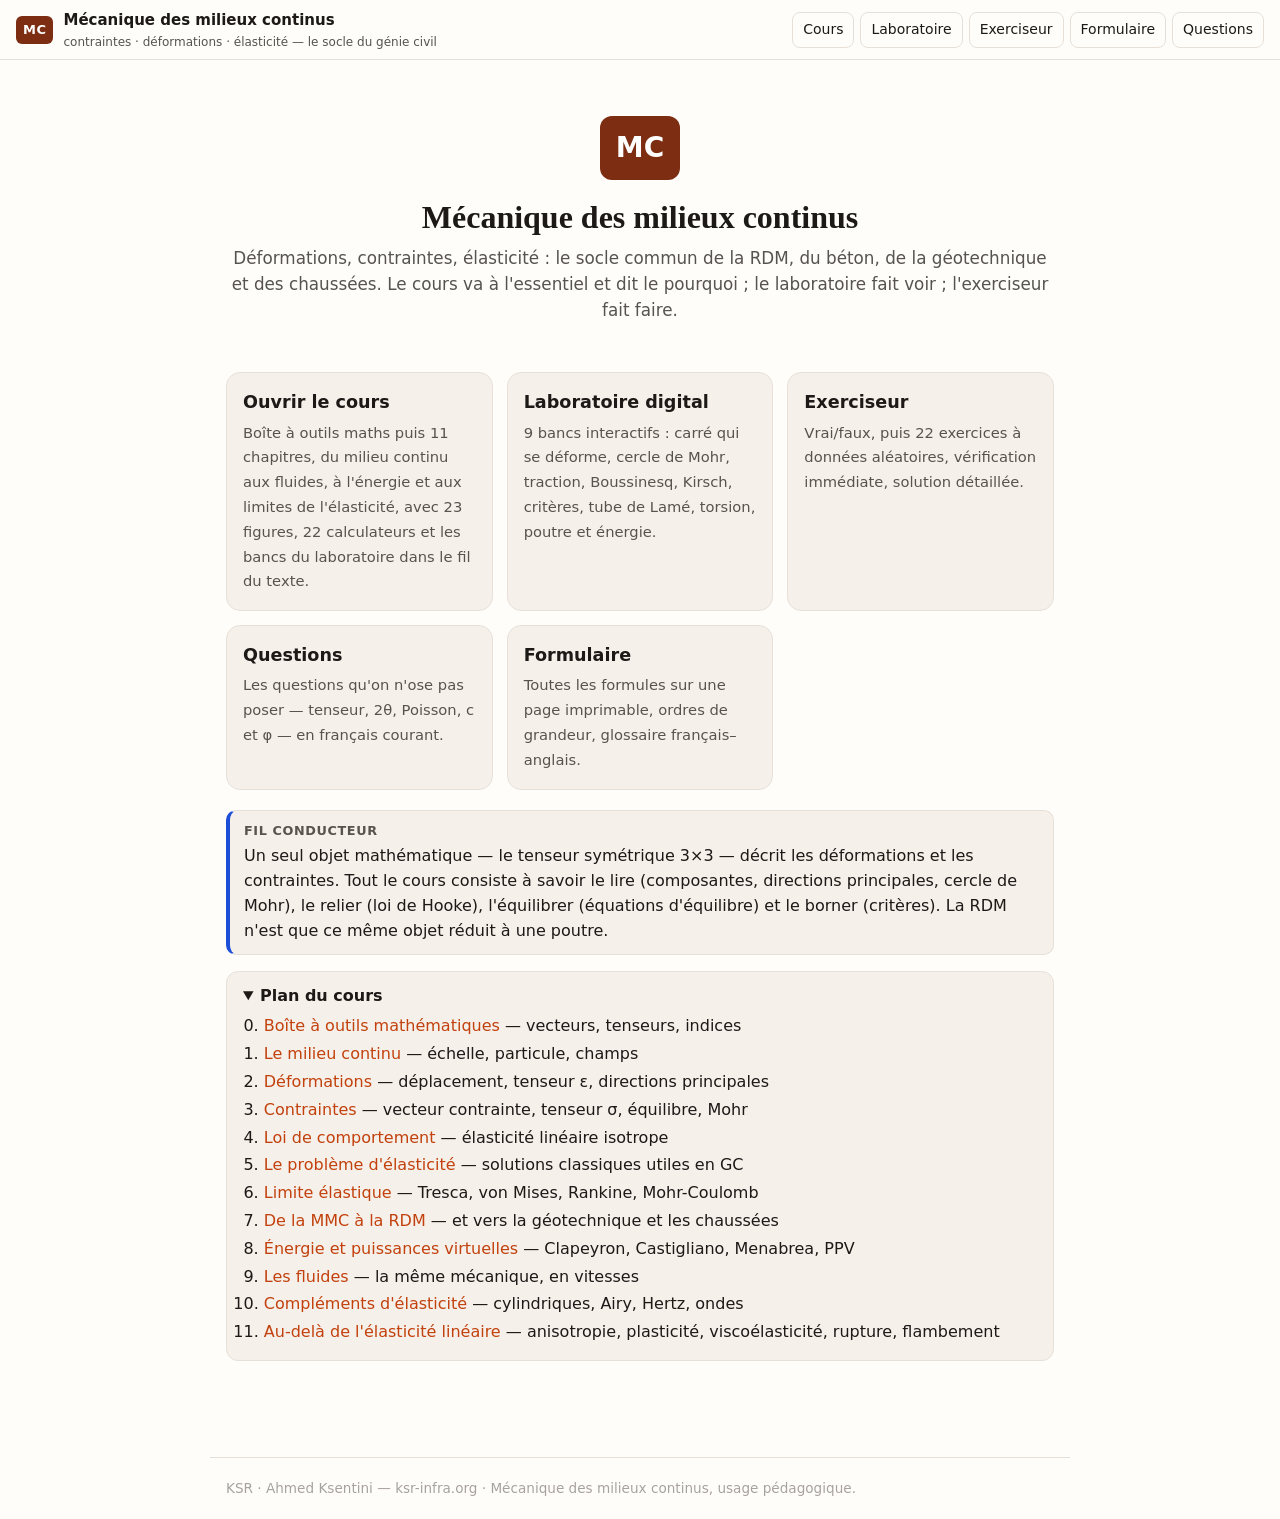
<file: index.html>
<!doctype html>
<html lang="fr">
<head>
<meta charset="utf-8">
<meta name="viewport" content="width=device-width,initial-scale=1,viewport-fit=cover">
<meta name="description" content="Mécanique des milieux continus pour le génie civil — cours progressif, laboratoire digital interactif, exerciseur">
<meta name="theme-color" content="#7c2d12">
<title>MMC — Mécanique des milieux continus</title>
<link rel="stylesheet" href="css/style.css">
</head>
<body>
<header class="top"></header>
<main>
  <div class="hero">
    <span class="badge" style="background:var(--accent);color:#fff;font-weight:700;display:inline-block">MC</span>
    <h1>Mécanique des milieux continus</h1>
    <p class="lead">Déformations, contraintes, élasticité : le socle commun de la RDM, du béton, de la géotechnique et des chaussées. Le cours va à l'essentiel et dit le pourquoi ; le laboratoire fait voir ; l'exerciseur fait faire.</p>
  </div>
  <div class="cards">
    <a class="card" href="cours.html"><b>Ouvrir le cours</b><span>Boîte à outils maths puis 11 chapitres, du milieu continu aux fluides, à l'énergie et aux limites de l'élasticité, avec 23 figures, 22 calculateurs et les bancs du laboratoire dans le fil du texte.</span></a>
    <a class="card" href="labo.html"><b>Laboratoire digital</b><span>9 bancs interactifs : carré qui se déforme, cercle de Mohr, traction, Boussinesq, Kirsch, critères, tube de Lamé, torsion, poutre et énergie.</span></a>
    <a class="card" href="exerciseur.html"><b>Exerciseur</b><span>Vrai/faux, puis 22 exercices à données aléatoires, vérification immédiate, solution détaillée.</span></a>
    <a class="card" href="questions.html"><b>Questions</b><span>Les questions qu'on n'ose pas poser — tenseur, 2θ, Poisson, c et φ — en français courant.</span></a>
    <a class="card" href="formulaire.html"><b>Formulaire</b><span>Toutes les formules sur une page imprimable, ordres de grandeur, glossaire français–anglais.</span></a>
  </div>
  <div class="box bridge"><b class="t">Fil conducteur</b>
    Un seul objet mathématique — le tenseur symétrique 3×3 — décrit les déformations et les contraintes. Tout le cours consiste à savoir le lire (composantes, directions principales, cercle de Mohr), le relier (loi de Hooke), l'équilibrer (équations d'équilibre) et le borner (critères). La RDM n'est que ce même objet réduit à une poutre.
  </div>
  <div class="toc"><details open><summary>Plan du cours</summary>
    <ol>
      <li value="0"><a href="cours.html#ch0b">Boîte à outils mathématiques</a> — vecteurs, tenseurs, indices</li>
      <li><a href="cours.html#ch1">Le milieu continu</a> — échelle, particule, champs</li>
      <li><a href="cours.html#ch2">Déformations</a> — déplacement, tenseur ε, directions principales</li>
      <li><a href="cours.html#ch3">Contraintes</a> — vecteur contrainte, tenseur σ, équilibre, Mohr</li>
      <li><a href="cours.html#ch4">Loi de comportement</a> — élasticité linéaire isotrope</li>
      <li><a href="cours.html#ch5">Le problème d'élasticité</a> — solutions classiques utiles en GC</li>
      <li><a href="cours.html#ch6">Limite élastique</a> — Tresca, von Mises, Rankine, Mohr-Coulomb</li>
      <li><a href="cours.html#ch7">De la MMC à la RDM</a> — et vers la géotechnique et les chaussées</li>
      <li><a href="cours.html#ch8">Énergie et puissances virtuelles</a> — Clapeyron, Castigliano, Menabrea, PPV</li>
      <li><a href="cours.html#ch9">Les fluides</a> — la même mécanique, en vitesses</li>
      <li><a href="cours.html#ch10">Compléments d'élasticité</a> — cylindriques, Airy, Hertz, ondes</li>
      <li><a href="cours.html#ch11">Au-delà de l'élasticité linéaire</a> — anisotropie, plasticité, viscoélasticité, rupture, flambement</li>
    </ol></details>
  </div>
</main>
<footer>KSR · Ahmed Ksentini — ksr-infra.org · Mécanique des milieux continus, usage pédagogique.</footer>
<script src="js/common.js"></script>
<script>MMC.nav('index.html');</script>
</body>
</html>
</file>
<file: css/style.css>
:root{
  --accent:#7c2d12;--accent-2:#c2410c;--accent-soft:#fff7ed;--accent-line:#fdba74;
  --ink:#1c1917;--ink-2:#57534e;--ink-3:#a8a29e;--bg:#fffdfa;--bg-2:#f5f0ea;--line:#e7e0d8;
  --ok:#15803d;--ok-soft:#dcfce7;--ko:#b91c1c;--ko-soft:#fee2e2;--info:#1d4ed8;--info-soft:#dbeafe;
  --sig:#0e7490;--eps:#15803d;--mono:ui-monospace,SFMono-Regular,Menlo,Consolas,monospace;
  --serif:Georgia,"Times New Roman",serif;--sans:system-ui,-apple-system,"Segoe UI",Roboto,sans-serif;
}
@media (prefers-color-scheme:dark){:root:not([data-theme=light]){
  --accent:#fdba74;--accent-2:#fb923c;--accent-soft:#2a1a10;--accent-line:#7c2d12;
  --ink:#f5f0ea;--ink-2:#c9c0b6;--ink-3:#8a8178;--bg:#171412;--bg-2:#211c18;--line:#3a322c;
  --ok:#4ade80;--ok-soft:#14321f;--ko:#f87171;--ko-soft:#3a1616;--info:#93c5fd;--info-soft:#172554;
  --sig:#67e8f9;--eps:#86efac;}}
*{box-sizing:border-box}
html{-webkit-text-size-adjust:100%}
body{margin:0;background:var(--bg);color:var(--ink);font-family:var(--sans);line-height:1.55;font-size:16px}
a{color:var(--accent-2);text-decoration:none}a:hover{text-decoration:underline}
header.top{position:sticky;top:0;z-index:20;background:var(--bg);border-bottom:1px solid var(--line);display:flex;align-items:center;gap:12px;padding:8px 16px}
.brand{display:flex;align-items:center;gap:10px;color:var(--ink)}
.brand .badge{background:var(--accent);color:#fff;font-weight:700;font-size:13px;letter-spacing:.5px;padding:4px 7px;border-radius:6px}
.brand b{font-size:15px}.brand small{display:block;color:var(--ink-2);font-size:12px;font-weight:400}
nav.links{margin-left:auto;display:flex;gap:6px;flex-wrap:wrap}
nav.links a{padding:6px 10px;border:1px solid var(--line);border-radius:8px;font-size:14px;color:var(--ink)}
nav.links a.on,nav.links a:hover{background:var(--accent-soft);border-color:var(--accent-line);text-decoration:none}
main{max-width:860px;margin:0 auto;padding:16px 16px 80px}
h1{font-family:var(--serif);font-weight:600;font-size:2rem;line-height:1.15;margin:.6em 0 .2em}
h2{font-family:var(--serif);font-weight:600;font-size:1.55rem;margin:2.2em 0 .5em;padding-top:.6em;border-top:2px solid var(--accent-line)}
h3{font-size:1.12rem;margin:1.6em 0 .4em;color:var(--accent)}
h4{font-size:1rem;margin:1.1em 0 .3em}
p{margin:.55em 0}
.lead{color:var(--ink-2);font-size:1.05rem}
.toc{background:var(--bg-2);border:1px solid var(--line);border-radius:12px;padding:12px 16px;margin:16px 0}
.toc ol{margin:6px 0 0;padding-left:1.3em}.toc li{margin:3px 0}
.toc summary{cursor:pointer;font-weight:600}
.box{border:1px solid var(--line);border-left:4px solid var(--accent);background:var(--bg-2);border-radius:10px;padding:10px 14px;margin:14px 0}
.box.key{border-left-color:var(--ok)}.box.warn{border-left-color:var(--ko)}.box.bridge{border-left-color:var(--info)}
.box b.t{display:block;font-size:.8rem;text-transform:uppercase;letter-spacing:.6px;color:var(--ink-2);margin-bottom:4px}
.formula{text-align:center;margin:10px 0;padding:8px 6px;background:var(--bg-2);border-radius:8px;overflow-x:auto}
.formula .ref{display:block;font-size:.8rem;color:var(--ink-3);margin-top:4px}
figure{margin:16px 0}figure svg{width:100%;height:auto;display:block}
figcaption{font-size:.88rem;color:var(--ink-2);font-style:italic;margin-top:6px}
.tw{overflow-x:auto;margin:10px 0;max-width:100%}
table{border-collapse:collapse;width:100%;font-size:.92rem;margin:0}
th,td{border:1px solid var(--line);padding:5px 8px;text-align:left;vertical-align:top}th{background:var(--bg-2)}
/* calculators */
.calc{border:1px solid var(--line);border-radius:12px;background:var(--bg-2);padding:12px 14px;margin:18px 0}
.calc .ct{font-weight:600;margin:0 0 8px;display:flex;align-items:center;gap:8px}
.calc .ct::before{content:"⚙";color:var(--accent-2)}
.grid{display:grid;grid-template-columns:repeat(auto-fill,minmax(150px,1fr));gap:8px 12px}
.grid label{display:block;font-size:.82rem;color:var(--ink-2)}
.grid input,.grid select{display:block;margin-top:2px;padding:6px 8px;border:1px solid var(--line);border-radius:7px;background:var(--bg);color:var(--ink);font:inherit;font-size:.95rem;width:100%}
.grid input:focus{outline:2px solid var(--accent-line)}
.out{margin-top:10px;padding:10px;border-radius:8px;background:var(--bg);border:1px dashed var(--line);font-size:.95rem}
.out .r{display:flex;justify-content:space-between;gap:8px;padding:3px 0;border-bottom:1px solid var(--line)}
.out .r:last-child{border:0}.out .r b{font-family:var(--mono);font-weight:600;text-align:right;max-width:62%}
.out .ok{color:var(--ok)}.out .ko{color:var(--ko)}
.mat{font-family:var(--mono);font-size:.9rem;display:inline-block;border-left:2px solid var(--ink-3);border-right:2px solid var(--ink-3);padding:2px 8px;margin:4px 0;line-height:1.4}
canvas{max-width:100%;display:block;margin:8px auto;background:var(--bg);border:1px solid var(--line);border-radius:10px;touch-action:none}
input[type=range]{width:100%;accent-color:var(--accent-2)}
.row{display:flex;gap:8px;flex-wrap:wrap;align-items:center}
button,.btn{font:inherit;font-size:.92rem;padding:7px 12px;border-radius:8px;border:1px solid var(--accent-line);background:var(--accent-soft);color:var(--ink);cursor:pointer}
button.primary,.btn.primary{background:var(--accent);color:#fff;border-color:var(--accent)}
button:hover{filter:brightness(1.05)}
.chip{display:inline-block;font-size:.78rem;padding:2px 8px;border-radius:999px;background:var(--accent-soft);border:1px solid var(--accent-line);color:var(--ink-2)}
.lab{border:1px solid var(--accent-line);border-radius:12px;padding:12px 14px;margin:18px 0;background:linear-gradient(180deg,var(--accent-soft),var(--bg))}
.lab .lt{font-weight:700;margin:0 0 4px}.lab .lt::before{content:"▶ ";color:var(--accent-2)}
.lab p{font-size:.92rem;color:var(--ink-2);margin:4px 0 8px}
.exo{border:1px solid var(--line);border-radius:12px;padding:12px 14px;margin:14px 0;background:var(--bg)}
.exo .et{font-weight:600;display:flex;gap:8px;align-items:center;flex-wrap:wrap}
.exo .et .chip{margin-left:auto}
.exo .sol{display:none;margin-top:10px;padding:10px;background:var(--bg-2);border-radius:8px;font-size:.93rem}
.exo .sol.open{display:block}
.ans{display:grid;grid-template-columns:repeat(auto-fill,minmax(170px,1fr));gap:8px;margin:10px 0}
.ans label{display:block;font-size:.82rem;color:var(--ink-2)}
.ans input{display:block;width:100%;margin-top:2px;padding:6px 8px;border:1px solid var(--line);border-radius:7px;background:var(--bg);color:var(--ink);font:inherit}
.ans input.ok{border-color:var(--ok);background:var(--ok-soft)}.ans input.ko{border-color:var(--ko);background:var(--ko-soft)}
.score{font-size:.9rem;color:var(--ink-2)}
.chap-links{display:flex;gap:8px;flex-wrap:wrap;margin:14px 0 0}
.hero{text-align:center;padding:40px 0 20px}
.hero .badge{font-size:28px;padding:10px 16px;border-radius:12px}
.cards{display:grid;grid-template-columns:repeat(auto-fit,minmax(230px,1fr));gap:14px;margin:20px 0}
.card{border:1px solid var(--line);border-radius:14px;padding:16px;background:var(--bg-2);color:var(--ink)}
.card:hover{border-color:var(--accent-line);text-decoration:none}
.card b{display:block;font-size:1.1rem;margin-bottom:4px}.card span{color:var(--ink-2);font-size:.92rem}
footer{max-width:860px;margin:0 auto;padding:20px 16px;color:var(--ink-3);font-size:.85rem;border-top:1px solid var(--line)}
.katex{font-size:1.02em}.katex-display{margin:.4em 0;overflow-x:auto;overflow-y:hidden}
.muted{color:var(--ink-3);font-size:.85rem}
.sig{color:var(--sig)}.eps{color:var(--eps)}
@media (max-width:600px){h1{font-size:1.6rem}h2{font-size:1.3rem}.brand small{display:none}nav.links a{padding:5px 8px;font-size:13px}}

p,li,td{overflow-wrap:break-word}
/* couches pédagogiques */
.box.plain{border-left-color:var(--ink-3)}.box.read{border-left-color:var(--sig)}
.box.plain dl,.box.read dl{margin:4px 0}.box dt{font-weight:600;margin-top:6px}.box dd{margin:0 0 0 0;color:var(--ink-2)}
details.why{border:1px solid var(--line);border-radius:10px;margin:12px 0;background:var(--bg-2)}
details.why summary{cursor:pointer;padding:8px 14px;font-weight:600;color:var(--accent);list-style:none}
details.why summary::before{content:"▸ ";}details.why[open] summary::before{content:"▾ "}
details.why summary::-webkit-details-marker{display:none}
details.why > div{padding:0 14px 10px;border-top:1px solid var(--line)}
.steps{counter-reset:s;margin:8px 0;padding:0;list-style:none}
.steps li{counter-increment:s;position:relative;padding:6px 0 6px 34px;border-bottom:1px dashed var(--line)}
.steps li:last-child{border:0}
.steps li::before{content:counter(s);position:absolute;left:0;top:6px;width:24px;height:24px;border-radius:50%;background:var(--accent);color:#fff;font-size:.8rem;font-weight:700;display:flex;align-items:center;justify-content:center}
.steps li b{font-family:var(--mono);font-weight:600}
.check{list-style:none;padding:0;margin:6px 0}.check li{padding:3px 0 3px 26px;position:relative}.check li::before{content:"☐";position:absolute;left:4px;color:var(--accent-2)}

/* --- encart « La démarche » : question → données → méthode → résultat --- */
.box.quest{border-left-color:var(--info);background:var(--info-soft)}
.box.quest dl{display:grid;grid-template-columns:max-content 1fr;gap:5px 14px;margin:4px 0}
.box.quest dt{font-weight:700;margin:0;color:var(--info)}.box.quest dd{margin:0}
@media (max-width:560px){.box.quest dl{grid-template-columns:1fr}.box.quest dt{margin-top:6px}}
/* --- scénario guidé d'un banc --- */
.scen{border:1px solid var(--line);border-radius:10px;background:var(--bg);padding:10px 12px;margin:10px 0}
.scen .sh{display:flex;align-items:center;gap:10px;flex-wrap:wrap;margin-bottom:6px}
.scen .sh b{font-size:.85rem;text-transform:uppercase;letter-spacing:.5px;color:var(--ink-2)}
.scen .step{font-size:.95rem}.scen .step .do{font-weight:600}.scen .step .see{color:var(--ink-2);margin-top:4px}
.scen .dots{display:inline-flex;gap:5px}.scen .dots i{width:9px;height:9px;border-radius:50%;background:var(--line);display:inline-block}.scen .dots i.on{background:var(--accent-2)}
</file>
